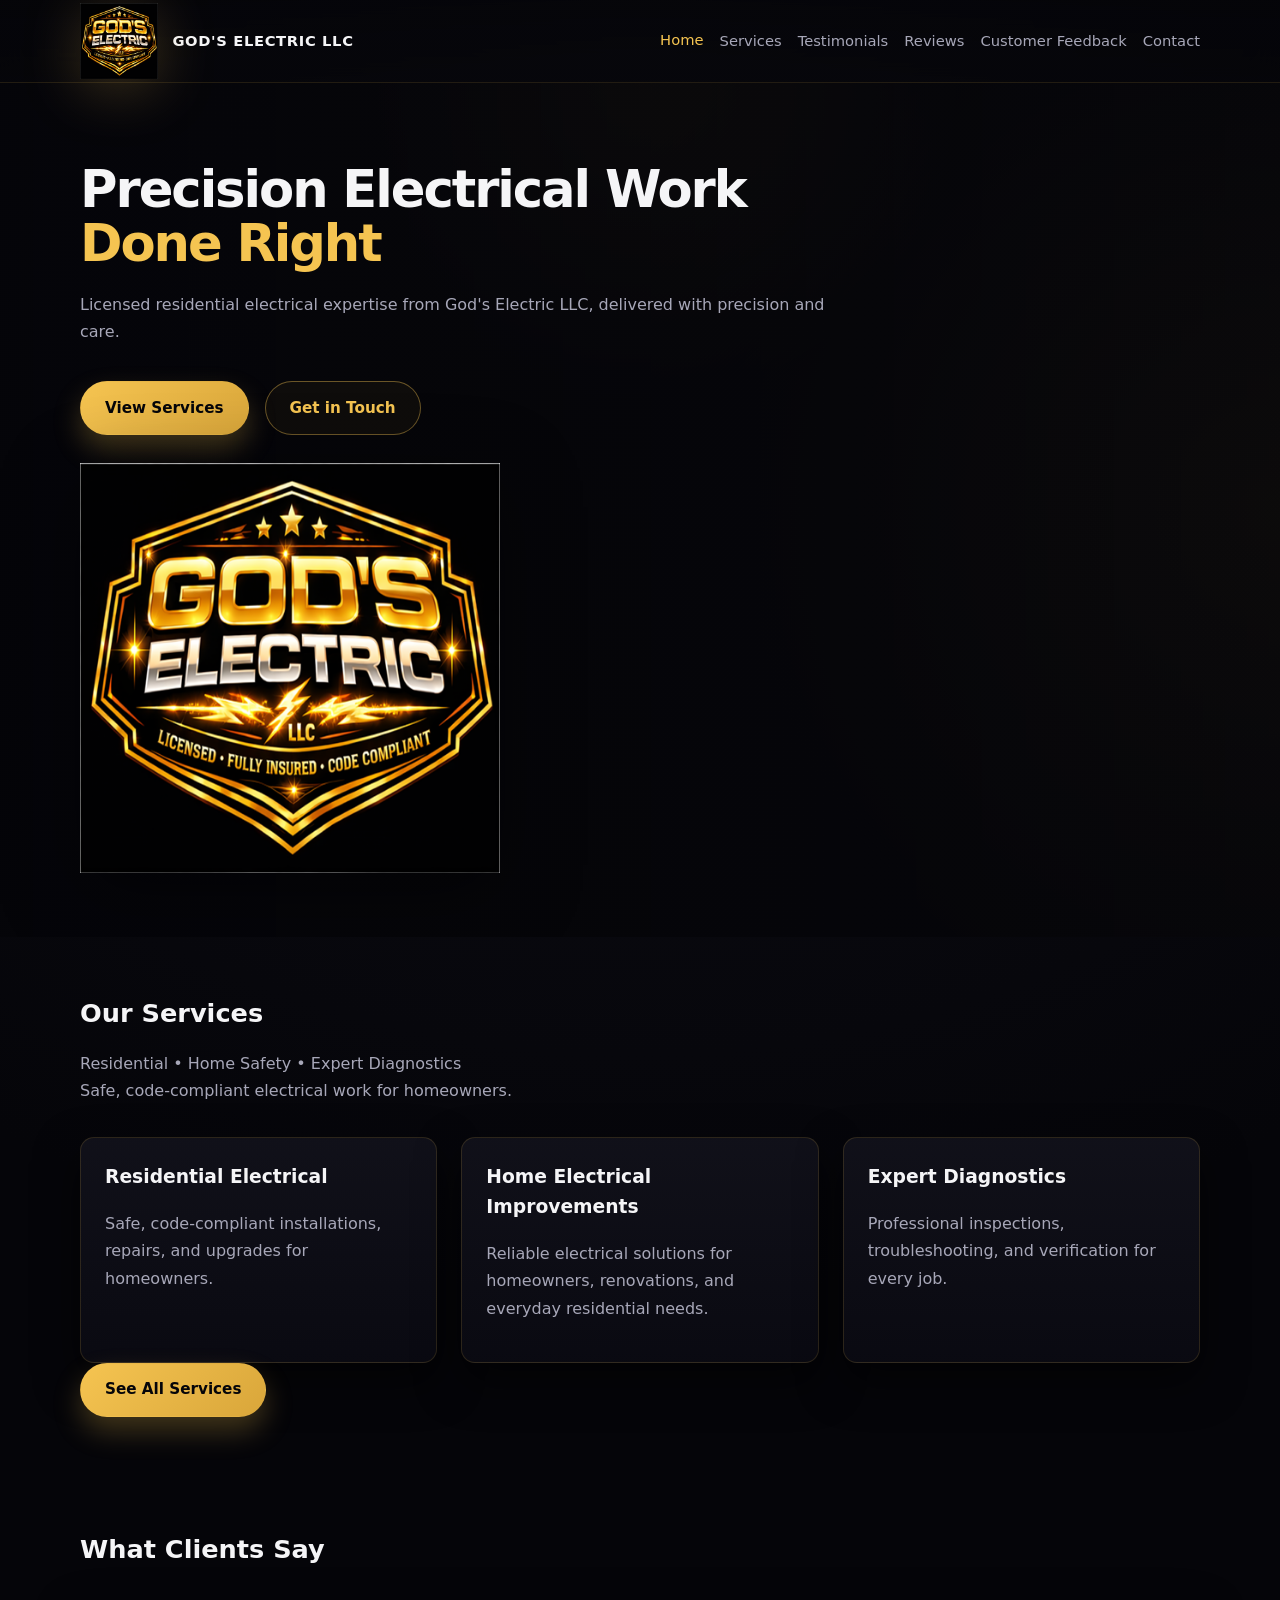
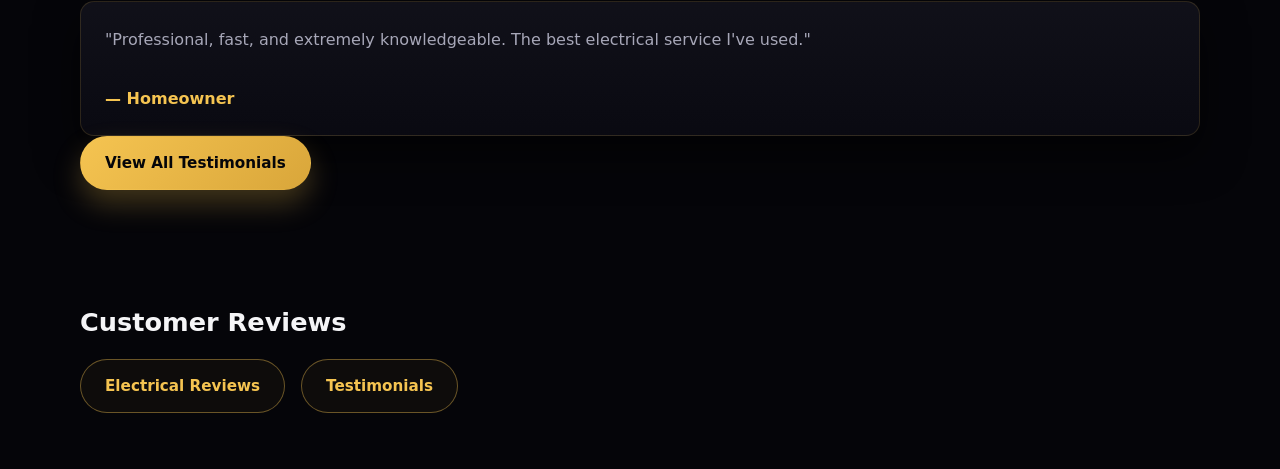
<file: index.html>
<!DOCTYPE html>
<html lang="en">
<head>
  <meta charset="UTF-8">
  <meta name="viewport" content="width=device-width, initial-scale=1.0">
  <meta name="description" content="God's Electric LLC delivers residential electrical services with precision, safety, and quality workmanship.">
  <meta name="theme-color" content="#000000">
  <meta property="og:type" content="website">
  <meta property="og:site_name" content="God's Electric LLC">
  <meta property="og:title" content="Home | God's Electric LLC">
  <meta property="og:description" content="Residential electrical services from God's Electric LLC.">
  <meta property="og:url" content="https://godselectric.com/">
  <meta property="og:image" content="./images/gods-electric-logo.png">
  <meta name="twitter:card" content="summary_large_image">
  <meta name="twitter:image" content="./images/gods-electric-logo.png">
  <link rel="manifest" href="./manifest.json">
  <link rel="apple-touch-icon" href="./icons/godselectric/favicon-256.png">
  <link rel="icon" type="image/png" sizes="16x16" href="./icons/godselectric/favicon-16.png">
  <link rel="icon" type="image/png" sizes="32x32" href="./icons/godselectric/favicon-32.png">
  <link rel="icon" type="image/png" sizes="48x48" href="./icons/godselectric/favicon-48.png">
  <link rel="icon" type="image/png" sizes="64x64" href="./icons/godselectric/favicon-64.png">
  <link rel="icon" type="image/png" sizes="128x128" href="./icons/godselectric/favicon-128.png">
  <link rel="icon" type="image/png" sizes="256x256" href="./icons/godselectric/favicon-256.png">
  <link rel="icon" type="image/png" sizes="512x512" href="./icons/godselectric/favicon-512.png">
  <title>Home | God's Electric LLC</title>
  <link rel="stylesheet" href="styles.css">
</head>
<body>
  <header class="nav-header">
    <nav class="nav-container">
      <a href="index.html" class="nav-logo" aria-label="God's Electric LLC home">
        <img src="./images/gods-electric-logo.png" alt="God's Electric LLC logo" class="nav-logo-image">
        <span class="nav-logo-text">God's Electric LLC</span>
      </a>
      <ul class="nav-links">
        <li><a href="index.html" class="active">Home</a></li>
        <li><a href="services.html">Services</a></li>
        <li><a href="testimonials.html">Testimonials</a></li>
        <li><a href="reviews-electrical.html">Reviews</a></li>
        <li><a href="feedback.html">Customer Feedback</a></li>
        <li><a href="contact.html">Contact</a></li>
      </ul>
    </nav>
  </header>

  <section class="hero-section">
    <div class="hero-overlay"></div>
    <div class="hero-content">
      <h1 class="hero-title">Precision Electrical Work<br><span class="gold-text">Done Right</span></h1>
      <p class="hero-subtitle">Licensed residential electrical expertise from God's Electric LLC, delivered with precision and care.</p>

      <div class="hero-buttons">
        <a href="services.html" class="btn-primary">View Services</a>
        <a href="contact.html" class="btn-secondary">Get in Touch</a>
      </div>

      <div class="hero-logos" aria-label="God's Electric LLC logo">
        <img src="./images/gods-electric-logo.png" alt="God's Electric LLC brand mark" class="hero-logo hero-logo-primary">
      </div>
    </div>
  </section>

  <section class="section services-preview">
    <h2 class="section-title gold-text">Our Services</h2>
    <p class="section-subtitle">Residential • Home Safety • Expert Diagnostics<br>Safe, code-compliant electrical work for homeowners.</p>

    <div class="services-grid">
      <div class="service-card">
        <h3>Residential Electrical</h3>
        <p>Safe, code-compliant installations, repairs, and upgrades for homeowners.</p>
      </div>
      <div class="service-card">
        <h3>Home Electrical Improvements</h3>
        <p>Reliable electrical solutions for homeowners, renovations, and everyday residential needs.</p>
      </div>
      <div class="service-card">
        <h3>Expert Diagnostics</h3>
        <p>Professional inspections, troubleshooting, and verification for every job.</p>
      </div>
    </div>

    <div class="center-btn">
      <a href="services.html" class="btn-primary">See All Services</a>
    </div>
  </section>

  <section class="section testimonials-preview">
    <h2 class="section-title gold-text">What Clients Say</h2>
    <div class="testimonial-grid">
      <div class="testimonial-card">
        <p>"Professional, fast, and extremely knowledgeable. The best electrical service I've used."</p>
        <span class="testimonial-author">— Homeowner</span>
      </div>
    </div>
    <div class="center-btn">
      <a href="testimonials.html" class="btn-primary">View All Testimonials</a>
    </div>
  </section>

  <section class="section reviews-preview">
    <h2 class="section-title gold-text">Customer Reviews</h2>
    <div class="center-btn">
      <a href="reviews-electrical.html" class="btn-secondary">Electrical Reviews</a>
      <a href="testimonials.html" class="btn-secondary">Testimonials</a>
    </div>
  </section>
</body>
</html>
</file>
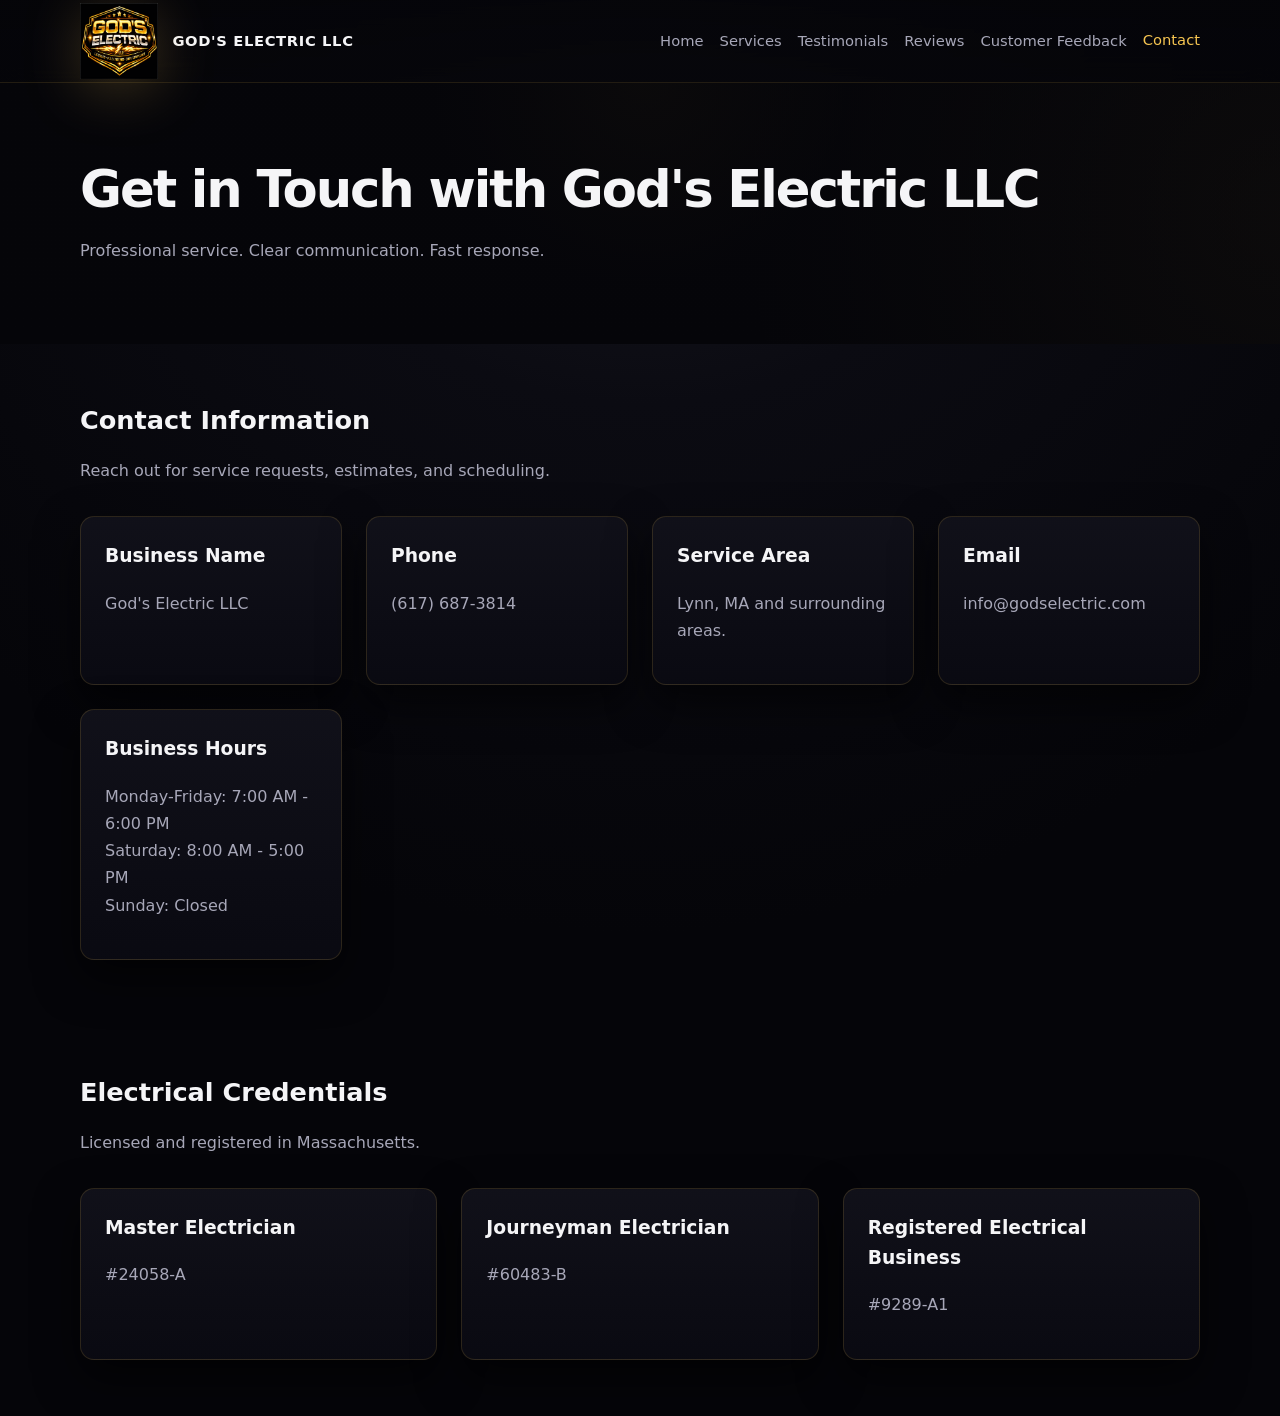
<file: contact.html>
<!DOCTYPE html>
<html lang="en">
<head>
  <meta charset="UTF-8">
  <meta name="viewport" content="width=device-width, initial-scale=1.0">
  <meta name="description" content="Contact God's Electric LLC for electrical service inquiries and project consultations in Lynn, Massachusetts and surrounding areas.">
  <meta name="theme-color" content="#000000">
  <meta property="og:type" content="website">
  <meta property="og:site_name" content="God's Electric LLC">
  <meta property="og:title" content="Contact | God's Electric LLC">
  <meta property="og:description" content="Reach God's Electric LLC for service inquiries and consultations.">
  <meta property="og:url" content="https://godselectric.com/contact.html">
  <meta property="og:image" content="./images/gods-electric-logo.png">
  <meta name="twitter:card" content="summary_large_image">
  <meta name="twitter:image" content="./images/gods-electric-logo.png">
  <link rel="manifest" href="./manifest.json">
  <link rel="apple-touch-icon" href="./icons/godselectric/favicon-256.png">
  <link rel="icon" type="image/png" sizes="16x16" href="./icons/godselectric/favicon-16.png">
  <link rel="icon" type="image/png" sizes="32x32" href="./icons/godselectric/favicon-32.png">
  <link rel="icon" type="image/png" sizes="48x48" href="./icons/godselectric/favicon-48.png">
  <link rel="icon" type="image/png" sizes="64x64" href="./icons/godselectric/favicon-64.png">
  <link rel="icon" type="image/png" sizes="128x128" href="./icons/godselectric/favicon-128.png">
  <link rel="icon" type="image/png" sizes="256x256" href="./icons/godselectric/favicon-256.png">
  <link rel="icon" type="image/png" sizes="512x512" href="./icons/godselectric/favicon-512.png">
  <title>Contact | God's Electric LLC</title>
  <link rel="stylesheet" href="styles.css">
</head>
<body>
  <header class="nav-header">
    <nav class="nav-container">
      <a href="index.html" class="nav-logo" aria-label="God's Electric LLC home">
        <img src="./images/gods-electric-logo.png" alt="God's Electric LLC logo" class="nav-logo-image">
        <span class="nav-logo-text">God's Electric LLC</span>
      </a>
      <ul class="nav-links">
        <li><a href="index.html">Home</a></li>
        <li><a href="services.html">Services</a></li>
        <li><a href="testimonials.html">Testimonials</a></li>
        <li><a href="reviews-electrical.html">Reviews</a></li>
        <li><a href="feedback.html">Customer Feedback</a></li>
        <li><a href="contact.html" class="active">Contact</a></li>
      </ul>
    </nav>
  </header>

  <section class="hero-section">
    <div class="hero-overlay"></div>
    <div class="hero-content">
      <h1 class="hero-title">Get in Touch with God's Electric LLC</h1>
      <p class="hero-subtitle">Professional service. Clear communication. Fast response.</p>
    </div>
  </section>

  <section class="section">
    <h2 class="section-title gold-text">Contact Information</h2>
    <p class="section-subtitle">Reach out for service requests, estimates, and scheduling.</p>
    <div class="services-grid">
      <div class="service-card">
        <h3>Business Name</h3>
        <p>God's Electric LLC</p>
      </div>
      <div class="service-card">
        <h3>Phone</h3>
        <p><a href="tel:+16176873814">(617) 687-3814</a></p>
      </div>
      <div class="service-card">
        <h3>Service Area</h3>
        <p>Lynn, MA and surrounding areas.</p>
      </div>
      <div class="service-card">
        <h3>Email</h3>
        <p><a href="mailto:info@godselectric.com">info@godselectric.com</a></p>
      </div>
      <div class="service-card">
        <h3>Business Hours</h3>
        <p>Monday-Friday: 7:00 AM - 6:00 PM<br>Saturday: 8:00 AM - 5:00 PM<br>Sunday: Closed</p>
      </div>
    </div>
  </section>

  <section class="section">
    <h2 class="section-title gold-text">Electrical Credentials</h2>
    <p class="section-subtitle">Licensed and registered in Massachusetts.</p>
    <div class="services-grid">
      <div class="service-card">
        <h3>Master Electrician</h3>
        <p>#24058-A</p>
      </div>
      <div class="service-card">
        <h3>Journeyman Electrician</h3>
        <p>#60483-B</p>
      </div>
      <div class="service-card">
        <h3>Registered Electrical Business</h3>
        <p>#9289-A1</p>
      </div>
    </div>
  </section>
</body>
</html>
</file>
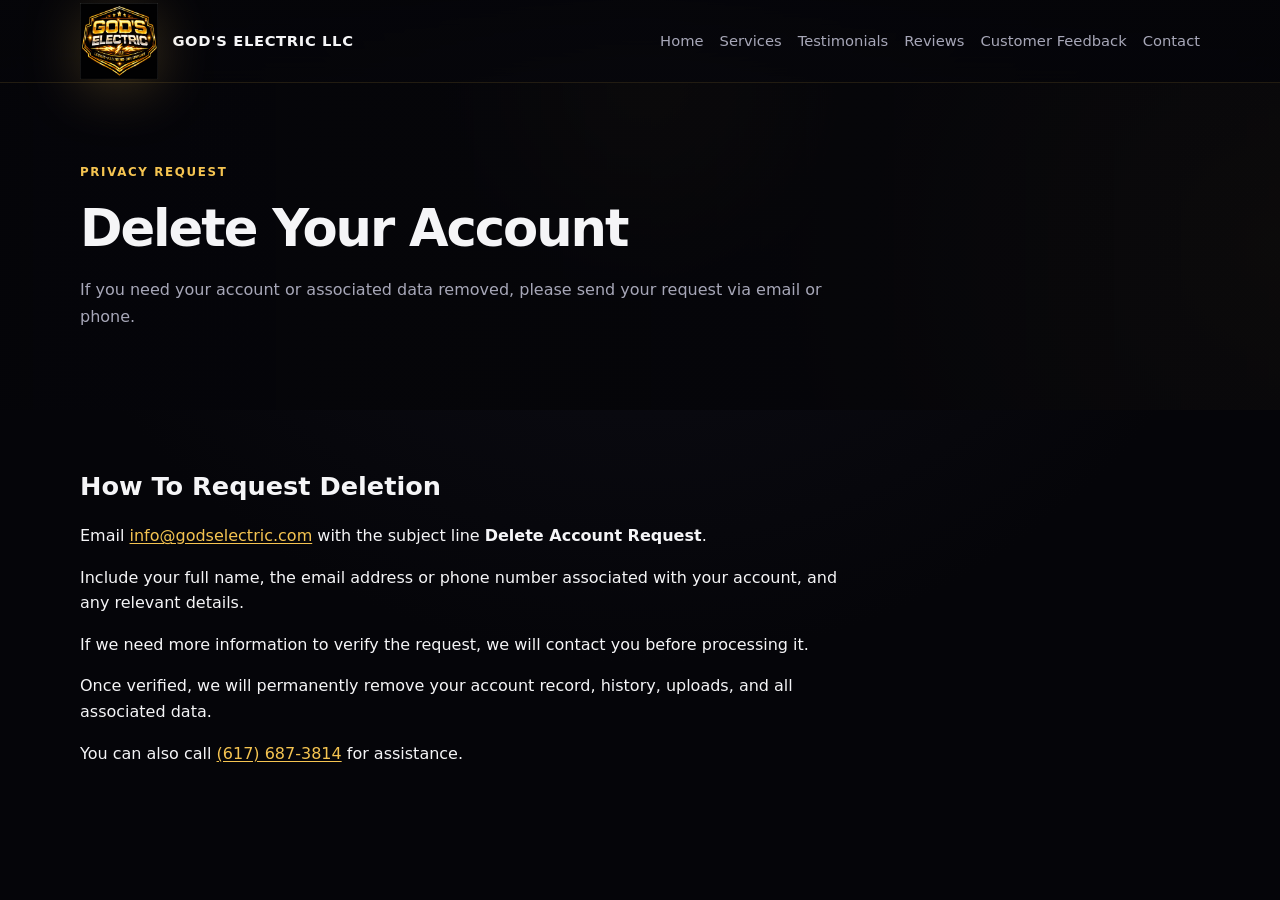
<file: delete-account.html>
<!DOCTYPE html>
<html lang="en">
<head>
  <meta charset="UTF-8">
  <meta name="viewport" content="width=device-width, initial-scale=1.0">
  <meta name="description" content="Request account deletion or data removal from God's Electric LLC.">
  <meta name="theme-color" content="#000000">
  <meta property="og:type" content="website">
  <meta property="og:site_name" content="God's Electric LLC">
  <meta property="og:title" content="Delete Account | God's Electric LLC">
  <meta property="og:description" content="Request account deletion or data removal from God's Electric LLC.">
  <meta property="og:url" content="https://godselectric.com/delete-account.html">
  <meta property="og:image" content="./images/gods-electric-logo.png">
  <meta name="twitter:card" content="summary_large_image">
  <meta name="twitter:image" content="./images/gods-electric-logo.png">
  <link rel="manifest" href="./manifest.json">
  <link rel="apple-touch-icon" href="./icons/godselectric/favicon-256.png">
  <link rel="icon" type="image/png" sizes="16x16" href="./icons/godselectric/favicon-16.png">
  <link rel="icon" type="image/png" sizes="32x32" href="./icons/godselectric/favicon-32.png">
  <link rel="icon" type="image/png" sizes="48x48" href="./icons/godselectric/favicon-48.png">
  <link rel="icon" type="image/png" sizes="64x64" href="./icons/godselectric/favicon-64.png">
  <link rel="icon" type="image/png" sizes="128x128" href="./icons/godselectric/favicon-128.png">
  <link rel="icon" type="image/png" sizes="256x256" href="./icons/godselectric/favicon-256.png">
  <link rel="icon" type="image/png" sizes="512x512" href="./icons/godselectric/favicon-512.png">
  <title>Delete Account | God's Electric LLC</title>
  <link rel="stylesheet" href="styles.css">
</head>
<body>
  <header class="nav-header">
    <nav class="nav-container">
      <a href="index.html" class="nav-logo" aria-label="God's Electric LLC home">
        <img src="./images/gods-electric-logo.png" alt="God's Electric LLC logo" class="nav-logo-image">
        <span class="nav-logo-text">God's Electric LLC</span>
      </a>
      <ul class="nav-links">
        <li><a href="index.html">Home</a></li>
        <li><a href="services.html">Services</a></li>
        <li><a href="testimonials.html">Testimonials</a></li>
        <li><a href="reviews-electrical.html">Reviews</a></li>
        <li><a href="feedback.html">Customer Feedback</a></li>
        <li><a href="contact.html">Contact</a></li>
      </ul>
    </nav>
  </header>

  <section class="hero-section">
    <div class="hero-overlay"></div>
    <div class="hero-content">
      <p class="eyebrow">Privacy Request</p>
      <h1 class="hero-title">Delete Your Account</h1>
      <p class="hero-subtitle">If you need your account or associated data removed, please send your request via email or phone.</p>
    </div>
  </section>

  <section class="section">
    <div class="feedback-container">
      <h2 class="section-title gold-text">How To Request Deletion</h2>
      <p>Email <a href="mailto:info@godselectric.com" class="inline-link">info@godselectric.com</a> with the subject line <strong>Delete Account Request</strong>.</p>
      <p>Include your full name, the email address or phone number associated with your account, and any relevant details.</p>
      <p>If we need more information to verify the request, we will contact you before processing it.</p>
      <p>Once verified, we will permanently remove your account record, history, uploads, and all associated data.</p>
      <p>You can also call <a href="tel:+16176873814" class="inline-link">(617) 687-3814</a> for assistance.</p>
    </div>
  </section>
</body>
</html>
</file>
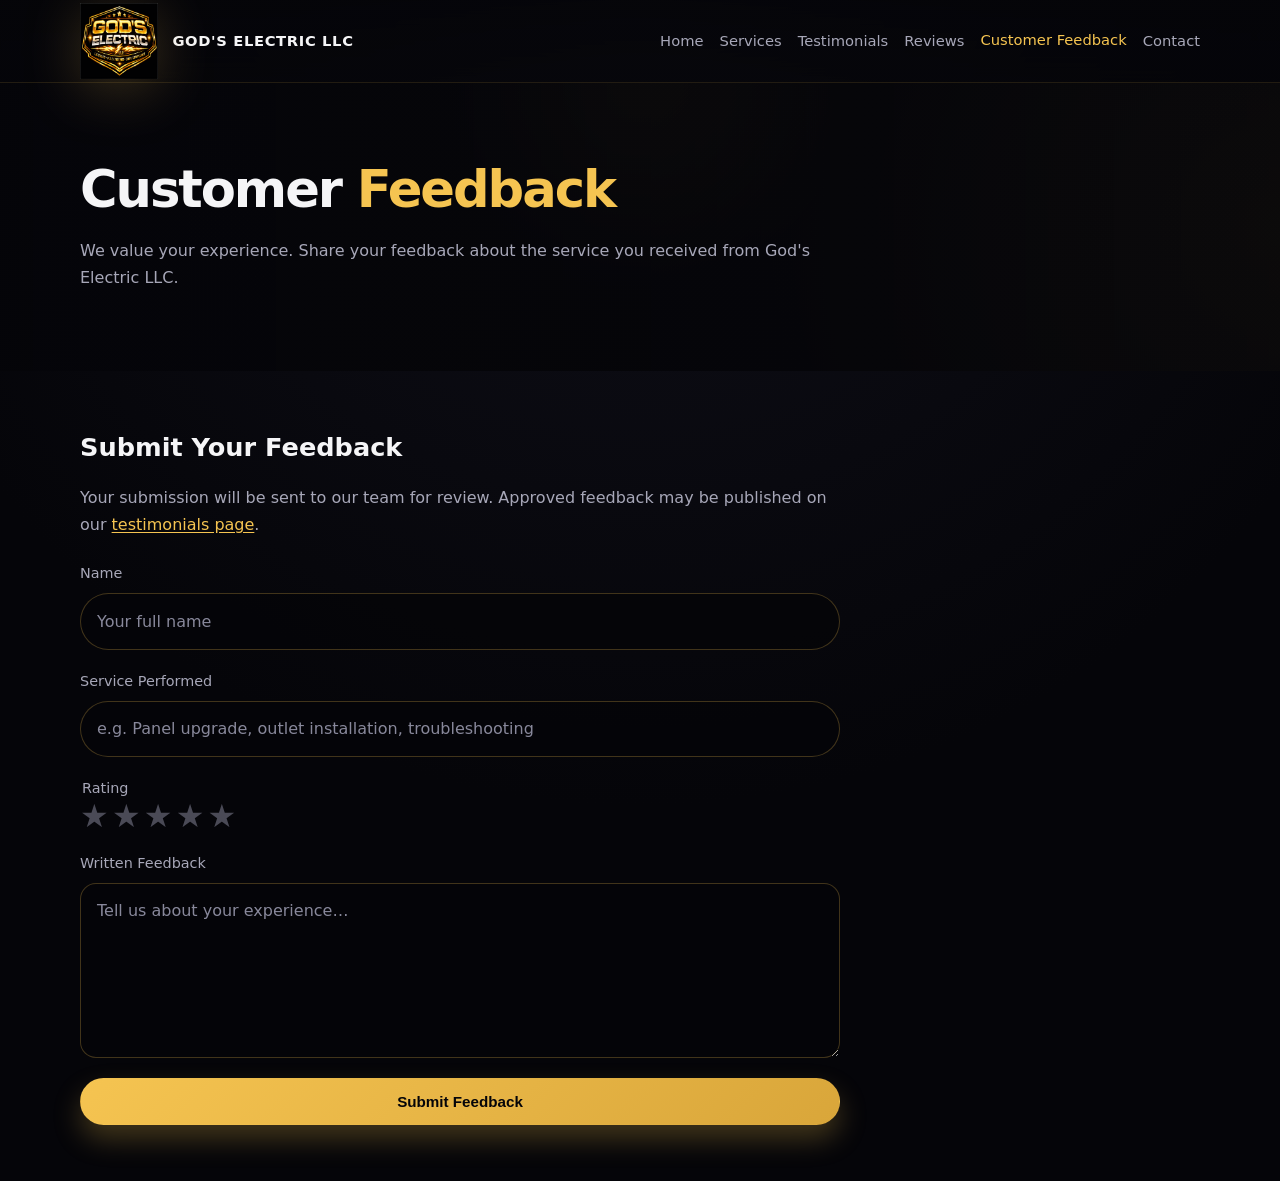
<file: feedback.html>
<!DOCTYPE html>
<html lang="en">
<head>
  <meta charset="UTF-8">
  <meta name="viewport" content="width=device-width, initial-scale=1.0">
  <meta name="description" content="Share your experience with God's Electric LLC. Submit customer feedback about our electrical services.">
  <meta name="theme-color" content="#000000">
  <meta property="og:type" content="website">
  <meta property="og:site_name" content="God's Electric LLC">
  <meta property="og:title" content="Customer Feedback | God's Electric LLC">
  <meta property="og:description" content="Tell us about your experience with God's Electric LLC electrical services.">
  <meta property="og:url" content="https://godselectric.com/feedback.html">
  <meta property="og:image" content="./images/gods-electric-logo.png">
  <meta name="twitter:card" content="summary_large_image">
  <meta name="twitter:image" content="./images/gods-electric-logo.png">
  <link rel="manifest" href="./manifest.json">
  <link rel="apple-touch-icon" href="./icons/godselectric/favicon-256.png">
  <link rel="icon" type="image/png" sizes="16x16" href="./icons/godselectric/favicon-16.png">
  <link rel="icon" type="image/png" sizes="32x32" href="./icons/godselectric/favicon-32.png">
  <link rel="icon" type="image/png" sizes="48x48" href="./icons/godselectric/favicon-48.png">
  <link rel="icon" type="image/png" sizes="64x64" href="./icons/godselectric/favicon-64.png">
  <link rel="icon" type="image/png" sizes="128x128" href="./icons/godselectric/favicon-128.png">
  <link rel="icon" type="image/png" sizes="256x256" href="./icons/godselectric/favicon-256.png">
  <link rel="icon" type="image/png" sizes="512x512" href="./icons/godselectric/favicon-512.png">
  <title>Customer Feedback | God's Electric LLC</title>
  <link rel="stylesheet" href="styles.css">
</head>
<body>
  <header class="nav-header">
    <nav class="nav-container">
      <a href="index.html" class="nav-logo" aria-label="God's Electric LLC home">
        <img src="./images/gods-electric-logo.png" alt="God's Electric LLC logo" class="nav-logo-image">
        <span class="nav-logo-text">God's Electric LLC</span>
      </a>
      <ul class="nav-links">
        <li><a href="index.html">Home</a></li>
        <li><a href="services.html">Services</a></li>
        <li><a href="testimonials.html">Testimonials</a></li>
        <li><a href="reviews-electrical.html">Reviews</a></li>
        <li><a href="feedback.html" class="active">Customer Feedback</a></li>
        <li><a href="contact.html">Contact</a></li>
      </ul>
    </nav>
  </header>

  <section class="hero-section">
    <div class="hero-overlay"></div>
    <div class="hero-content">
      <h1 class="hero-title">Customer <span class="gold-text">Feedback</span></h1>
      <p class="hero-subtitle">We value your experience. Share your feedback about the service you received from God's Electric LLC.</p>
    </div>
  </section>

  <section class="section">
    <div class="feedback-container">
      <h2 class="section-title gold-text">Submit Your Feedback</h2>
      <p class="section-subtitle">Your submission will be sent to our team for review. Approved feedback may be published on our <a href="testimonials.html" class="inline-link">testimonials page</a>.</p>

      <form class="feedback-form" action="mailto:info@godselectric.com" method="post" enctype="text/plain">
        <input type="hidden" name="subject" value="Customer Feedback Submission">

        <div class="form-field">
          <label class="form-label" for="feedback-name">Name</label>
          <input class="form-input" type="text" id="feedback-name" name="name" required placeholder="Your full name" autocomplete="name">
        </div>

        <div class="form-field">
          <label class="form-label" for="feedback-service">Service Performed</label>
          <input class="form-input" type="text" id="feedback-service" name="service" required placeholder="e.g. Panel upgrade, outlet installation, troubleshooting">
        </div>

        <fieldset class="form-field star-rating-field">
          <legend class="form-label">Rating</legend>
          <div class="star-rating" role="radiogroup" aria-label="Rating from 1 to 5 stars">
            <input type="radio" id="star5" name="rating" value="5 stars" required>
            <label for="star5" title="5 stars"><span class="visually-hidden">5 stars</span>★</label>
            <input type="radio" id="star4" name="rating" value="4 stars">
            <label for="star4" title="4 stars"><span class="visually-hidden">4 stars</span>★</label>
            <input type="radio" id="star3" name="rating" value="3 stars">
            <label for="star3" title="3 stars"><span class="visually-hidden">3 stars</span>★</label>
            <input type="radio" id="star2" name="rating" value="2 stars">
            <label for="star2" title="2 stars"><span class="visually-hidden">2 stars</span>★</label>
            <input type="radio" id="star1" name="rating" value="1 star">
            <label for="star1" title="1 star"><span class="visually-hidden">1 star</span>★</label>
          </div>
        </fieldset>

        <div class="form-field">
          <label class="form-label" for="feedback-message">Written Feedback</label>
          <textarea class="form-textarea" id="feedback-message" name="feedback" required rows="6" placeholder="Tell us about your experience…"></textarea>
        </div>

        <button type="submit" class="btn-primary">Submit Feedback</button>
      </form>
    </div>
  </section>
</body>
</html>
</file>
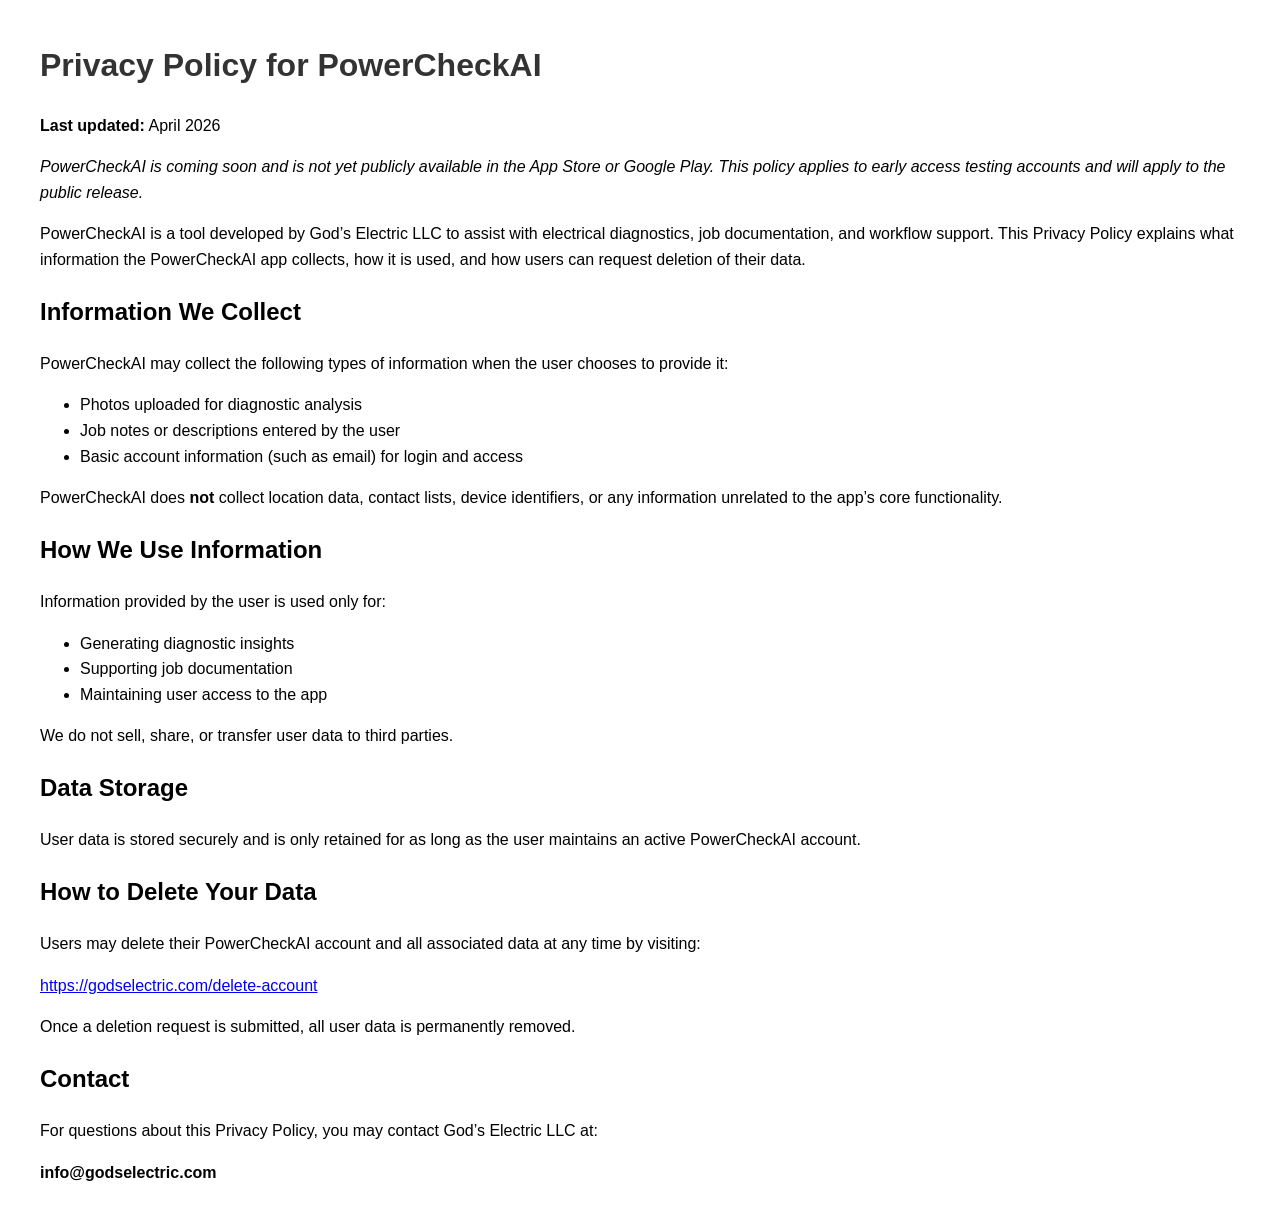
<file: privacy-policy.html>
<!DOCTYPE html>
<html lang="en">
<head>
  <meta charset="UTF-8">
  <meta name="viewport" content="width=device-width, initial-scale=1.0">
  <title>PowerCheckAI Privacy Policy</title>
  <style>
    body { font-family: Arial, sans-serif; margin: 40px; line-height: 1.6; }
    h1 { color: #333; }
  </style>
</head>
<body>

<h1>Privacy Policy for PowerCheckAI</h1>

<p><strong>Last updated:</strong> April 2026</p>

<p><em>PowerCheckAI is coming soon and is not yet publicly available in the App Store or Google Play.
This policy applies to early access testing accounts and will apply to the public release.</em></p>

<p>
PowerCheckAI is a tool developed by God’s Electric LLC to assist with electrical diagnostics,
job documentation, and workflow support. This Privacy Policy explains what information the
PowerCheckAI app collects, how it is used, and how users can request deletion of their data.
</p>

<h2>Information We Collect</h2>
<p>
PowerCheckAI may collect the following types of information when the user chooses to provide it:
</p>
<ul>
  <li>Photos uploaded for diagnostic analysis</li>
  <li>Job notes or descriptions entered by the user</li>
  <li>Basic account information (such as email) for login and access</li>
</ul>

<p>
PowerCheckAI does <strong>not</strong> collect location data, contact lists, device identifiers,
or any information unrelated to the app’s core functionality.
</p>

<h2>How We Use Information</h2>
<p>
Information provided by the user is used only for:
</p>
<ul>
  <li>Generating diagnostic insights</li>
  <li>Supporting job documentation</li>
  <li>Maintaining user access to the app</li>
</ul>

<p>
We do not sell, share, or transfer user data to third parties.
</p>

<h2>Data Storage</h2>
<p>
User data is stored securely and is only retained for as long as the user maintains an active
PowerCheckAI account.
</p>

<h2>How to Delete Your Data</h2>
<p>
Users may delete their PowerCheckAI account and all associated data at any time by visiting:
</p>

<p>
  <a href="delete-account.html">https://godselectric.com/delete-account</a>
</p>

<p>
Once a deletion request is submitted, all user data is permanently removed.
</p>

<h2>Contact</h2>
<p>
For questions about this Privacy Policy, you may contact God’s Electric LLC at:
</p>
<p><strong>info@godselectric.com</strong></p>

</body>
</html>
</file>
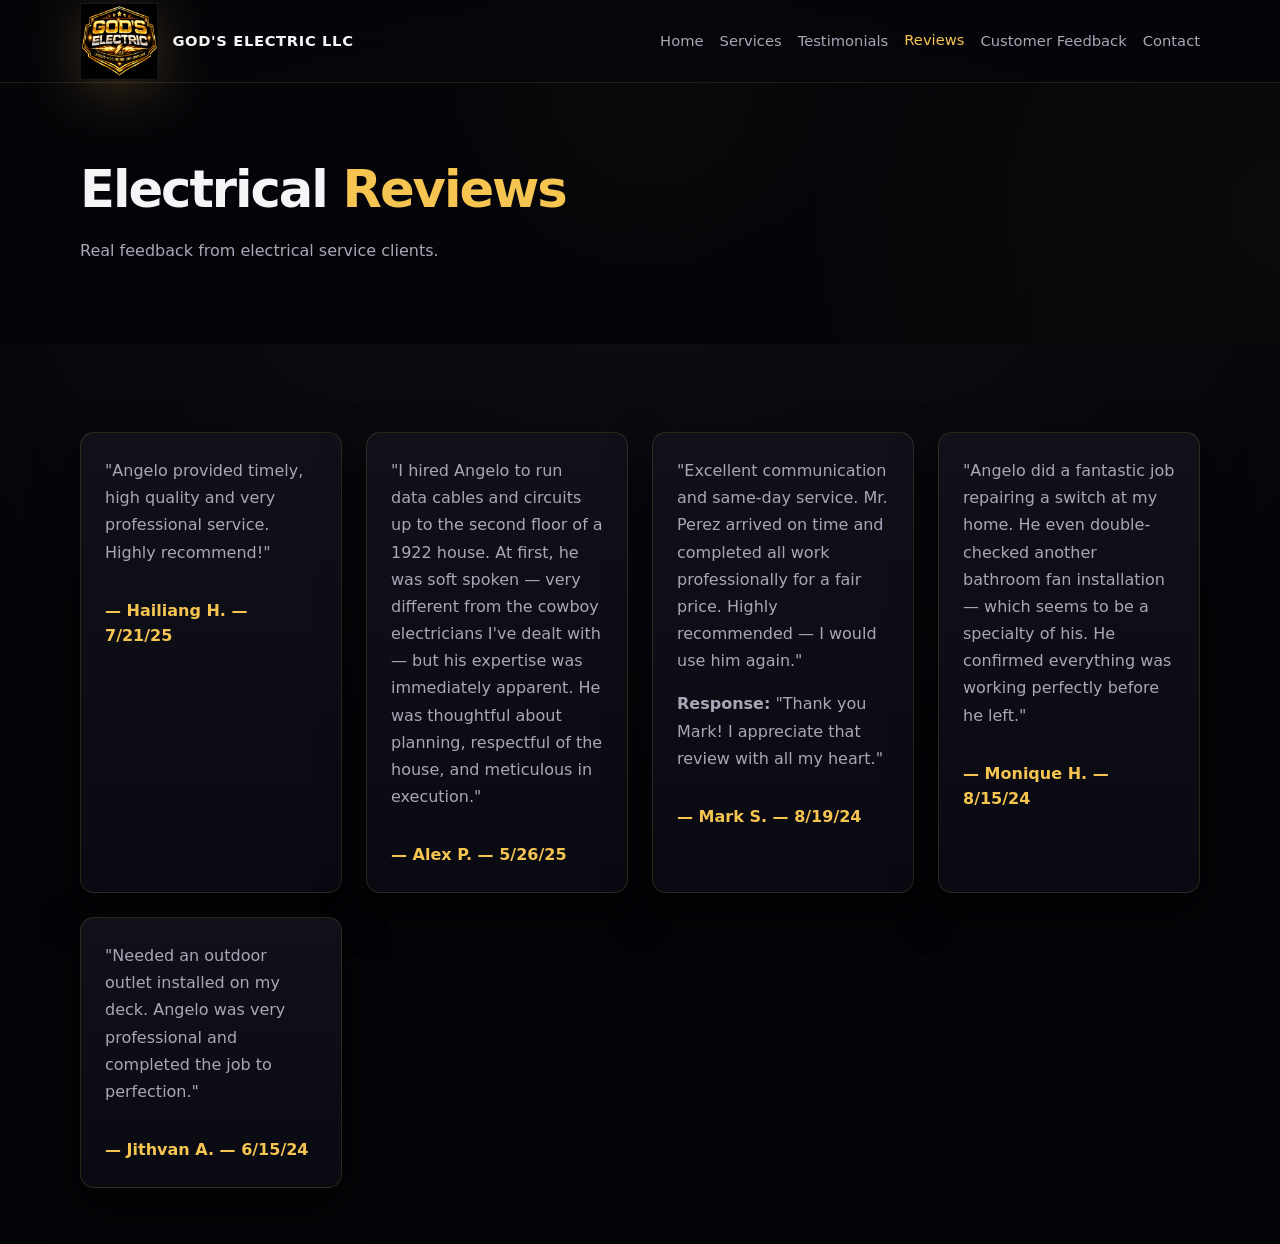
<file: reviews-electrical.html>
<!DOCTYPE html>
<html lang="en">
<head>
  <meta charset="UTF-8">
  <meta name="viewport" content="width=device-width, initial-scale=1.0">
  <meta name="description" content="Read electrical service reviews from homeowners, businesses, and property owners who worked with God's Electric LLC.">
  <meta name="theme-color" content="#000000">
  <meta property="og:type" content="website">
  <meta property="og:site_name" content="God's Electric LLC">
  <meta property="og:title" content="Electrical Reviews | God's Electric LLC">
  <meta property="og:description" content="Real feedback from electrical service clients of God's Electric LLC.">
  <meta property="og:url" content="https://godselectric.com/reviews-electrical.html">
  <meta property="og:image" content="./images/gods-electric-logo.png">
  <meta name="twitter:card" content="summary_large_image">
  <meta name="twitter:image" content="./images/gods-electric-logo.png">
  <link rel="manifest" href="./manifest.json">
  <link rel="apple-touch-icon" href="./icons/godselectric/favicon-256.png">
  <link rel="icon" type="image/png" sizes="16x16" href="./icons/godselectric/favicon-16.png">
  <link rel="icon" type="image/png" sizes="32x32" href="./icons/godselectric/favicon-32.png">
  <link rel="icon" type="image/png" sizes="48x48" href="./icons/godselectric/favicon-48.png">
  <link rel="icon" type="image/png" sizes="64x64" href="./icons/godselectric/favicon-64.png">
  <link rel="icon" type="image/png" sizes="128x128" href="./icons/godselectric/favicon-128.png">
  <link rel="icon" type="image/png" sizes="256x256" href="./icons/godselectric/favicon-256.png">
  <link rel="icon" type="image/png" sizes="512x512" href="./icons/godselectric/favicon-512.png">
  <title>Electrical Reviews | God's Electric LLC</title>
  <link rel="stylesheet" href="styles.css">
</head>
<body>
  <header class="nav-header">
    <nav class="nav-container">
      <a href="index.html" class="nav-logo" aria-label="God's Electric LLC home">
        <img src="./images/gods-electric-logo.png" alt="God's Electric LLC logo" class="nav-logo-image">
        <span class="nav-logo-text">God's Electric LLC</span>
      </a>
      <ul class="nav-links">
        <li><a href="index.html">Home</a></li>
        <li><a href="services.html">Services</a></li>
        <li><a href="testimonials.html">Testimonials</a></li>
        <li><a href="reviews-electrical.html" class="active">Reviews</a></li>
        <li><a href="feedback.html">Customer Feedback</a></li>
        <li><a href="contact.html">Contact</a></li>
      </ul>
    </nav>
  </header>

  <section class="hero-section">
    <div class="hero-overlay"></div>
    <div class="hero-content">
      <h1 class="hero-title">Electrical <span class="gold-text">Reviews</span></h1>
      <p class="hero-subtitle">Real feedback from electrical service clients.</p>
    </div>
  </section>

  <section class="section">
    <div class="testimonial-grid">
      <div class="testimonial-card">
        <p>"Angelo provided timely, high quality and very professional service. Highly recommend!"</p>
        <span class="testimonial-author">— Hailiang H. — 7/21/25</span>
      </div>

      <div class="testimonial-card">
        <p>"I hired Angelo to run data cables and circuits up to the second floor of a 1922 house. At first, he was soft spoken — very different from the cowboy electricians I've dealt with — but his expertise was immediately apparent. He was thoughtful about planning, respectful of the house, and meticulous in execution."</p>
        <span class="testimonial-author">— Alex P. — 5/26/25</span>
      </div>

      <div class="testimonial-card">
        <p>"Excellent communication and same-day service. Mr. Perez arrived on time and completed all work professionally for a fair price. Highly recommended — I would use him again."</p>
        <p><strong>Response:</strong> "Thank you Mark! I appreciate that review with all my heart."</p>
        <span class="testimonial-author">— Mark S. — 8/19/24</span>
      </div>

      <div class="testimonial-card">
        <p>"Angelo did a fantastic job repairing a switch at my home. He even double-checked another bathroom fan installation — which seems to be a specialty of his. He confirmed everything was working perfectly before he left."</p>
        <span class="testimonial-author">— Monique H. — 8/15/24</span>
      </div>

      <div class="testimonial-card">
        <p>"Needed an outdoor outlet installed on my deck. Angelo was very professional and completed the job to perfection."</p>
        <span class="testimonial-author">— Jithvan A. — 6/15/24</span>
      </div>
    </div>
  </section>
</body>
</html>
</file>
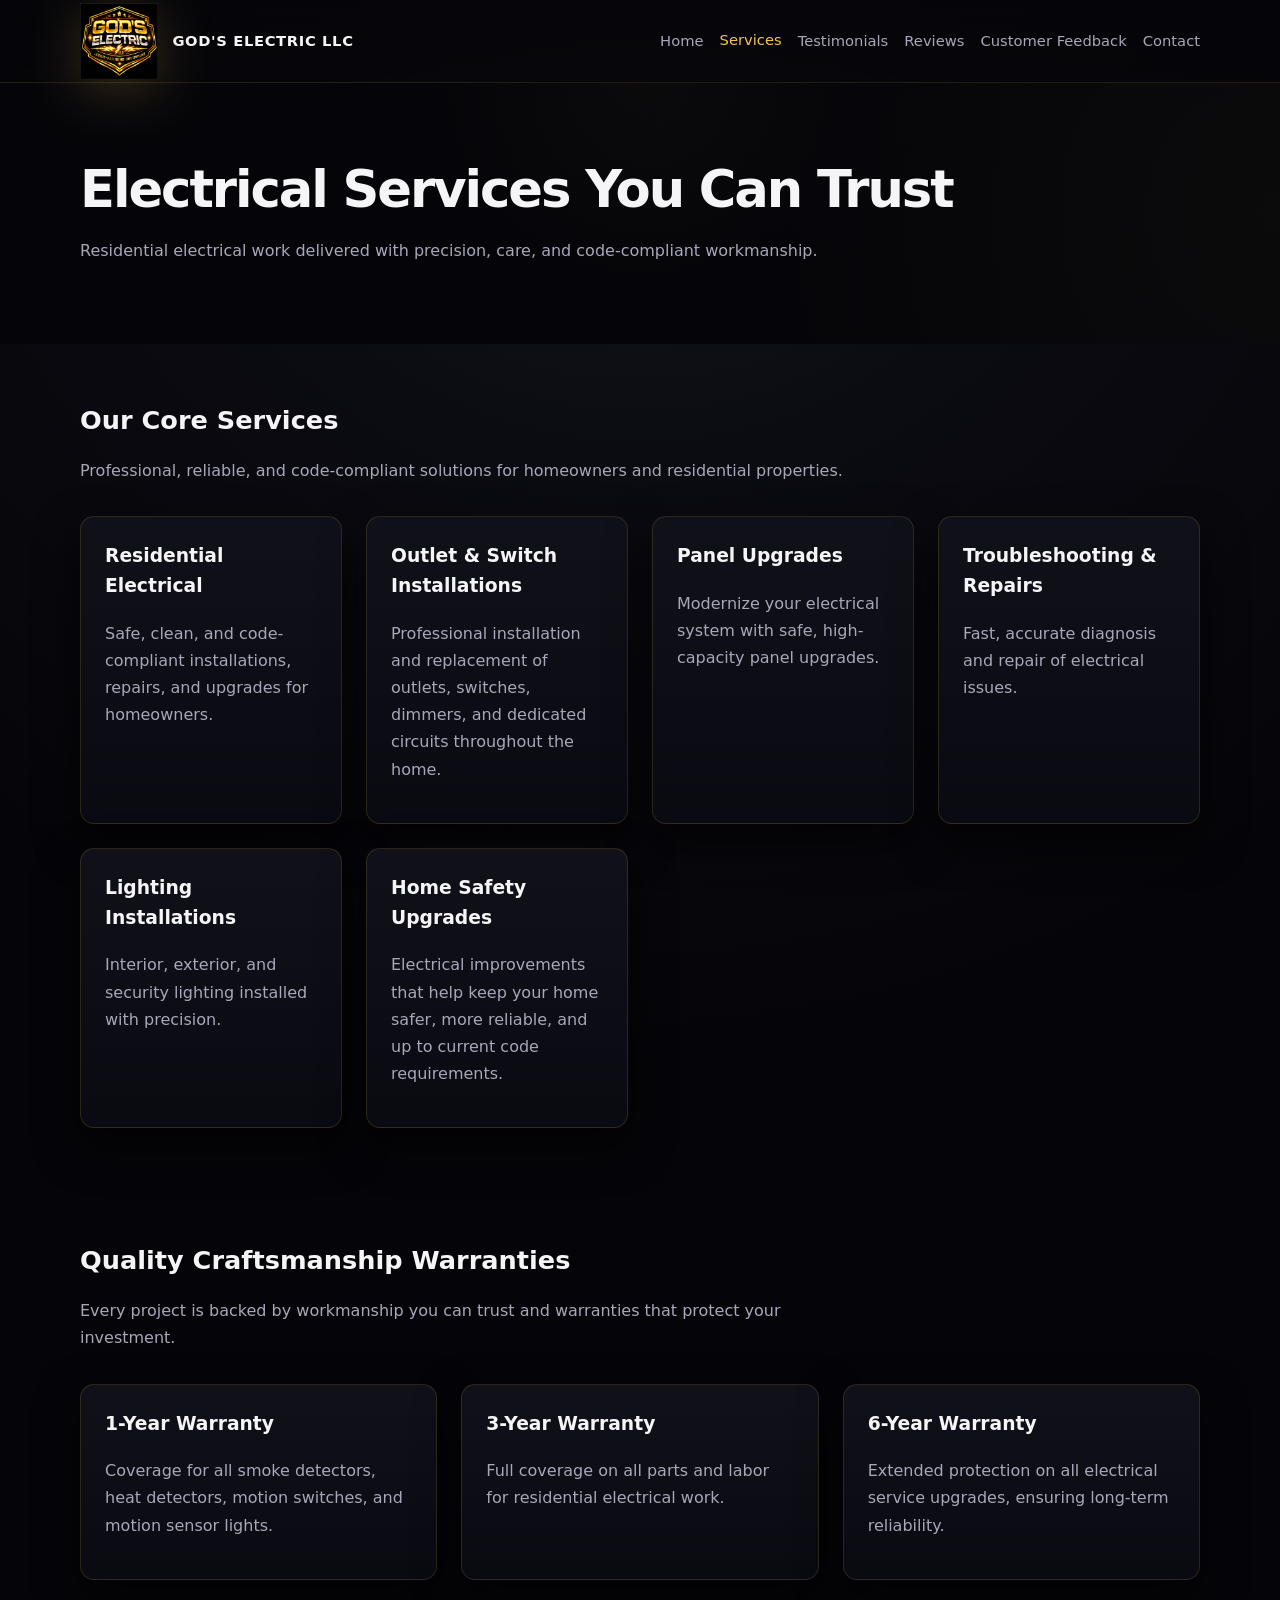
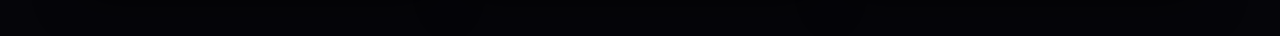
<file: services.html>
<!DOCTYPE html>
<html lang="en">
<head>
  <meta charset="UTF-8">
  <meta name="viewport" content="width=device-width, initial-scale=1.0">
  <meta name="description" content="Explore God's Electric LLC residential electrical services, including panel upgrades, repairs, lighting, and home electrical improvements.">
  <meta name="theme-color" content="#000000">
  <meta property="og:type" content="website">
  <meta property="og:site_name" content="God's Electric LLC">
  <meta property="og:title" content="Services | God's Electric LLC">
  <meta property="og:description" content="Professional residential electrical services for homeowners, delivered with safe, high-quality workmanship.">
  <meta property="og:url" content="https://godselectric.com/services.html">
  <meta property="og:image" content="./images/gods-electric-logo.png">
  <meta name="twitter:card" content="summary_large_image">
  <meta name="twitter:image" content="./images/gods-electric-logo.png">
  <link rel="manifest" href="./manifest.json">
  <link rel="apple-touch-icon" href="./icons/godselectric/favicon-256.png">
  <link rel="icon" type="image/png" sizes="16x16" href="./icons/godselectric/favicon-16.png">
  <link rel="icon" type="image/png" sizes="32x32" href="./icons/godselectric/favicon-32.png">
  <link rel="icon" type="image/png" sizes="48x48" href="./icons/godselectric/favicon-48.png">
  <link rel="icon" type="image/png" sizes="64x64" href="./icons/godselectric/favicon-64.png">
  <link rel="icon" type="image/png" sizes="128x128" href="./icons/godselectric/favicon-128.png">
  <link rel="icon" type="image/png" sizes="256x256" href="./icons/godselectric/favicon-256.png">
  <link rel="icon" type="image/png" sizes="512x512" href="./icons/godselectric/favicon-512.png">
  <title>Services | God's Electric LLC</title>
  <link rel="stylesheet" href="styles.css">
</head>
<body>
  <header class="nav-header">
    <nav class="nav-container">
      <a href="index.html" class="nav-logo" aria-label="God's Electric LLC home">
        <img src="./images/gods-electric-logo.png" alt="God's Electric LLC logo" class="nav-logo-image">
        <span class="nav-logo-text">God's Electric LLC</span>
      </a>
      <ul class="nav-links">
        <li><a href="index.html">Home</a></li>
        <li><a href="services.html" class="active">Services</a></li>
        <li><a href="testimonials.html">Testimonials</a></li>
        <li><a href="reviews-electrical.html">Reviews</a></li>
        <li><a href="feedback.html">Customer Feedback</a></li>
        <li><a href="contact.html">Contact</a></li>
      </ul>
    </nav>
  </header>

  <section class="hero-section">
    <div class="hero-overlay"></div>
    <div class="hero-content">
      <h1 class="hero-title">Electrical Services You Can Trust</h1>
      <p class="hero-subtitle">Residential electrical work delivered with precision, care, and code-compliant workmanship.</p>
    </div>
  </section>

  <section class="section">
    <h2 class="section-title gold-text">Our Core Services</h2>
    <p class="section-subtitle">Professional, reliable, and code-compliant solutions for homeowners and residential properties.</p>

    <div class="services-grid">
      <div class="service-card">
        <h3>Residential Electrical</h3>
        <p>Safe, clean, and code-compliant installations, repairs, and upgrades for homeowners.</p>
      </div>
      <div class="service-card">
        <h3>Outlet &amp; Switch Installations</h3>
        <p>Professional installation and replacement of outlets, switches, dimmers, and dedicated circuits throughout the home.</p>
      </div>
      <div class="service-card">
        <h3>Panel Upgrades</h3>
        <p>Modernize your electrical system with safe, high-capacity panel upgrades.</p>
      </div>
      <div class="service-card">
        <h3>Troubleshooting &amp; Repairs</h3>
        <p>Fast, accurate diagnosis and repair of electrical issues.</p>
      </div>
      <div class="service-card">
        <h3>Lighting Installations</h3>
        <p>Interior, exterior, and security lighting installed with precision.</p>
      </div>
      <div class="service-card">
        <h3>Home Safety Upgrades</h3>
        <p>Electrical improvements that help keep your home safer, more reliable, and up to current code requirements.</p>
      </div>
    </div>
  </section>

  <section class="section">
    <h2 class="section-title gold-text">Quality Craftsmanship Warranties</h2>
    <p class="section-subtitle">Every project is backed by workmanship you can trust and warranties that protect your investment.</p>
    <div class="services-grid">
      <div class="service-card">
        <h3>1-Year Warranty</h3>
        <p>Coverage for all smoke detectors, heat detectors, motion switches, and motion sensor lights.</p>
      </div>
      <div class="service-card">
        <h3>3-Year Warranty</h3>
        <p>Full coverage on all parts and labor for residential electrical work.</p>
      </div>
      <div class="service-card">
        <h3>6-Year Warranty</h3>
        <p>Extended protection on all electrical service upgrades, ensuring long-term reliability.</p>
      </div>
    </div>
  </section>
</body>
</html>
</file>
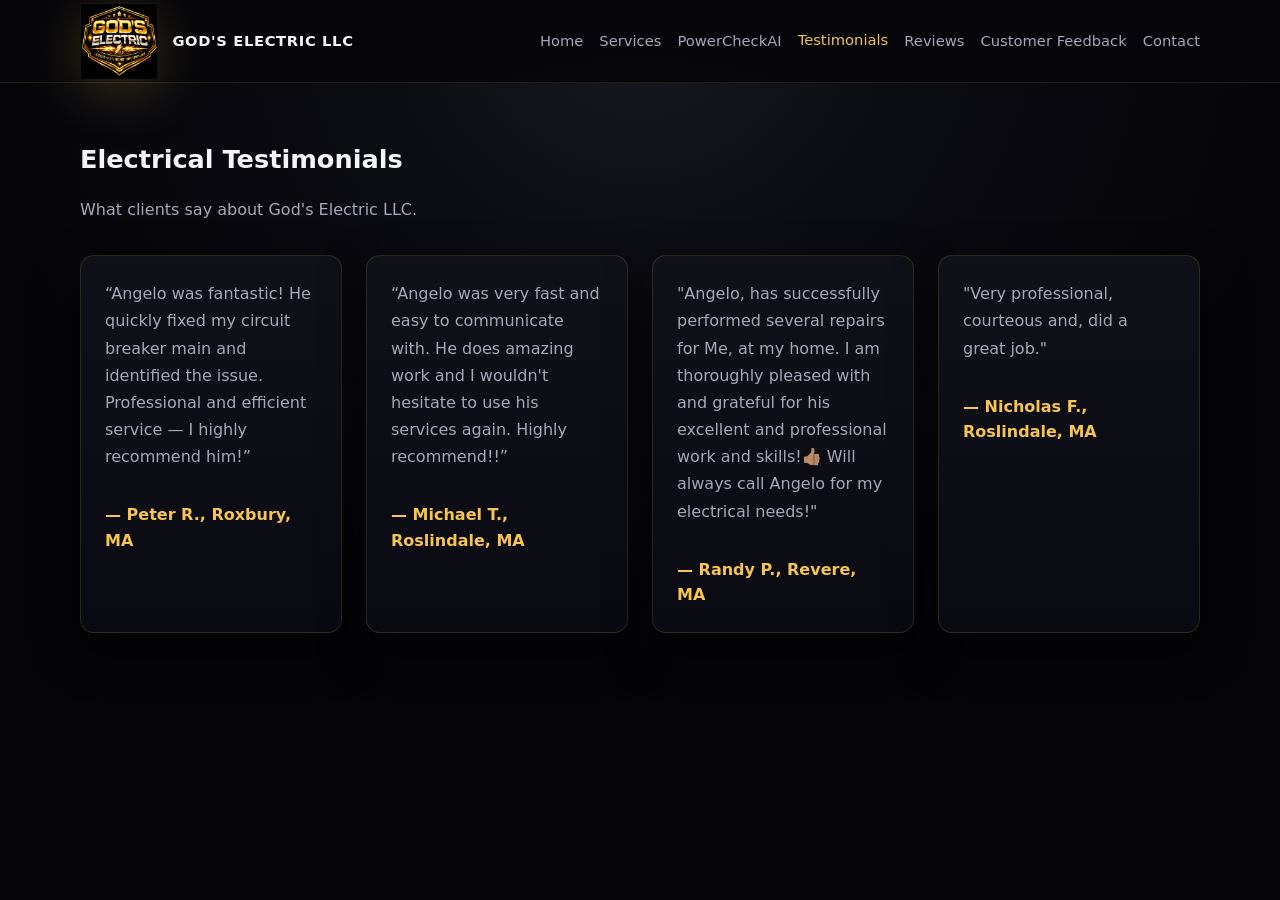
<file: testimonials-electrical.html>
<!DOCTYPE html>
<html lang="en">
<head>
  <meta charset="UTF-8">
  <meta name="viewport" content="width=device-width, initial-scale=1.0">
  <meta name="description" content="Read client testimonials about God's Electric LLC electrical workmanship, communication, and inspection-ready results.">
  <meta name="theme-color" content="#000000">
  <meta property="og:type" content="website">
  <meta property="og:site_name" content="God's Electric LLC">
  <meta property="og:title" content="Electrical Testimonials | God's Electric LLC">
  <meta property="og:description" content="Customer testimonials about the professionalism and quality of God's Electric LLC.">
  <meta property="og:url" content="https://godselectricllc-cpu.github.io/gods-electric-site/testimonials-electrical.html">
  <meta property="og:image" content="./images/gods-electric-logo.png">
  <meta name="twitter:card" content="summary_large_image">
  <meta name="twitter:image" content="./images/gods-electric-logo.png">
  <link rel="manifest" href="./manifest.json">
  <link rel="apple-touch-icon" href="./icons/godselectric/favicon-256.png">
  <link rel="icon" type="image/png" sizes="16x16" href="./icons/godselectric/favicon-16.png">
  <link rel="icon" type="image/png" sizes="32x32" href="./icons/godselectric/favicon-32.png">
  <link rel="icon" type="image/png" sizes="48x48" href="./icons/godselectric/favicon-48.png">
  <link rel="icon" type="image/png" sizes="64x64" href="./icons/godselectric/favicon-64.png">
  <link rel="icon" type="image/png" sizes="128x128" href="./icons/godselectric/favicon-128.png">
  <link rel="icon" type="image/png" sizes="256x256" href="./icons/godselectric/favicon-256.png">
  <link rel="icon" type="image/png" sizes="512x512" href="./icons/godselectric/favicon-512.png">
  <title>Electrical Testimonials | God's Electric LLC</title>
  <link rel="stylesheet" href="styles.css">
</head>

<body>

  <header class="nav-header">
    <nav class="nav-container">
      <a href="index.html" class="nav-logo" aria-label="God's Electric LLC home">
        <img src="./images/gods-electric-logo.png" alt="God's Electric LLC logo" class="nav-logo-image">
        <span class="nav-logo-text">God's Electric LLC</span>
      </a>
      <ul class="nav-links">
        <li><a href="index.html">Home</a></li>
        <li><a href="services.html">Services</a></li>
        <li><a href="powercheckai.html">PowerCheckAI</a></li>
        <li><a href="testimonials-electrical.html" class="active">Testimonials</a></li>
        <li><a href="reviews-electrical.html">Reviews</a></li>
        <li><a href="feedback.html">Customer Feedback</a></li>
        <li><a href="contact.html">Contact</a></li>
      </ul>
    </nav>
  </header>

  <section class="section">
    <h1 class="section-title gold-text">Electrical Testimonials</h1>
    <p class="section-subtitle">What clients say about God's Electric LLC.</p>

    <div class="testimonial-grid">
      <div class="testimonial-card">
        <p>“Angelo was fantastic! He quickly fixed my circuit breaker main and identified the issue. Professional and efficient service — I highly recommend him!”</p>
        <span class="testimonial-author">— Peter R., Roxbury, MA</span>
      </div>

      <div class="testimonial-card">
        <p>“Angelo was very fast and easy to communicate with. He does amazing work and I wouldn't hesitate to use his services again. Highly recommend!!”</p>
        <span class="testimonial-author">— Michael T., Roslindale, MA</span>
      </div>

      <div class="testimonial-card">
        <p>"Angelo, has successfully performed several repairs for Me, at my home. I am thoroughly pleased with and grateful for his excellent and professional work and skills!👍🏽 Will always call Angelo for my electrical needs!"</p>
        <span class="testimonial-author">— Randy P., Revere, MA</span>
      </div>

      <div class="testimonial-card">
        <p>"Very professional, courteous and, did a great job."</p>
        <span class="testimonial-author">— Nicholas F., Roslindale, MA</span>
      </div>
    </div>
  </section>

</body>
</html>
</file>
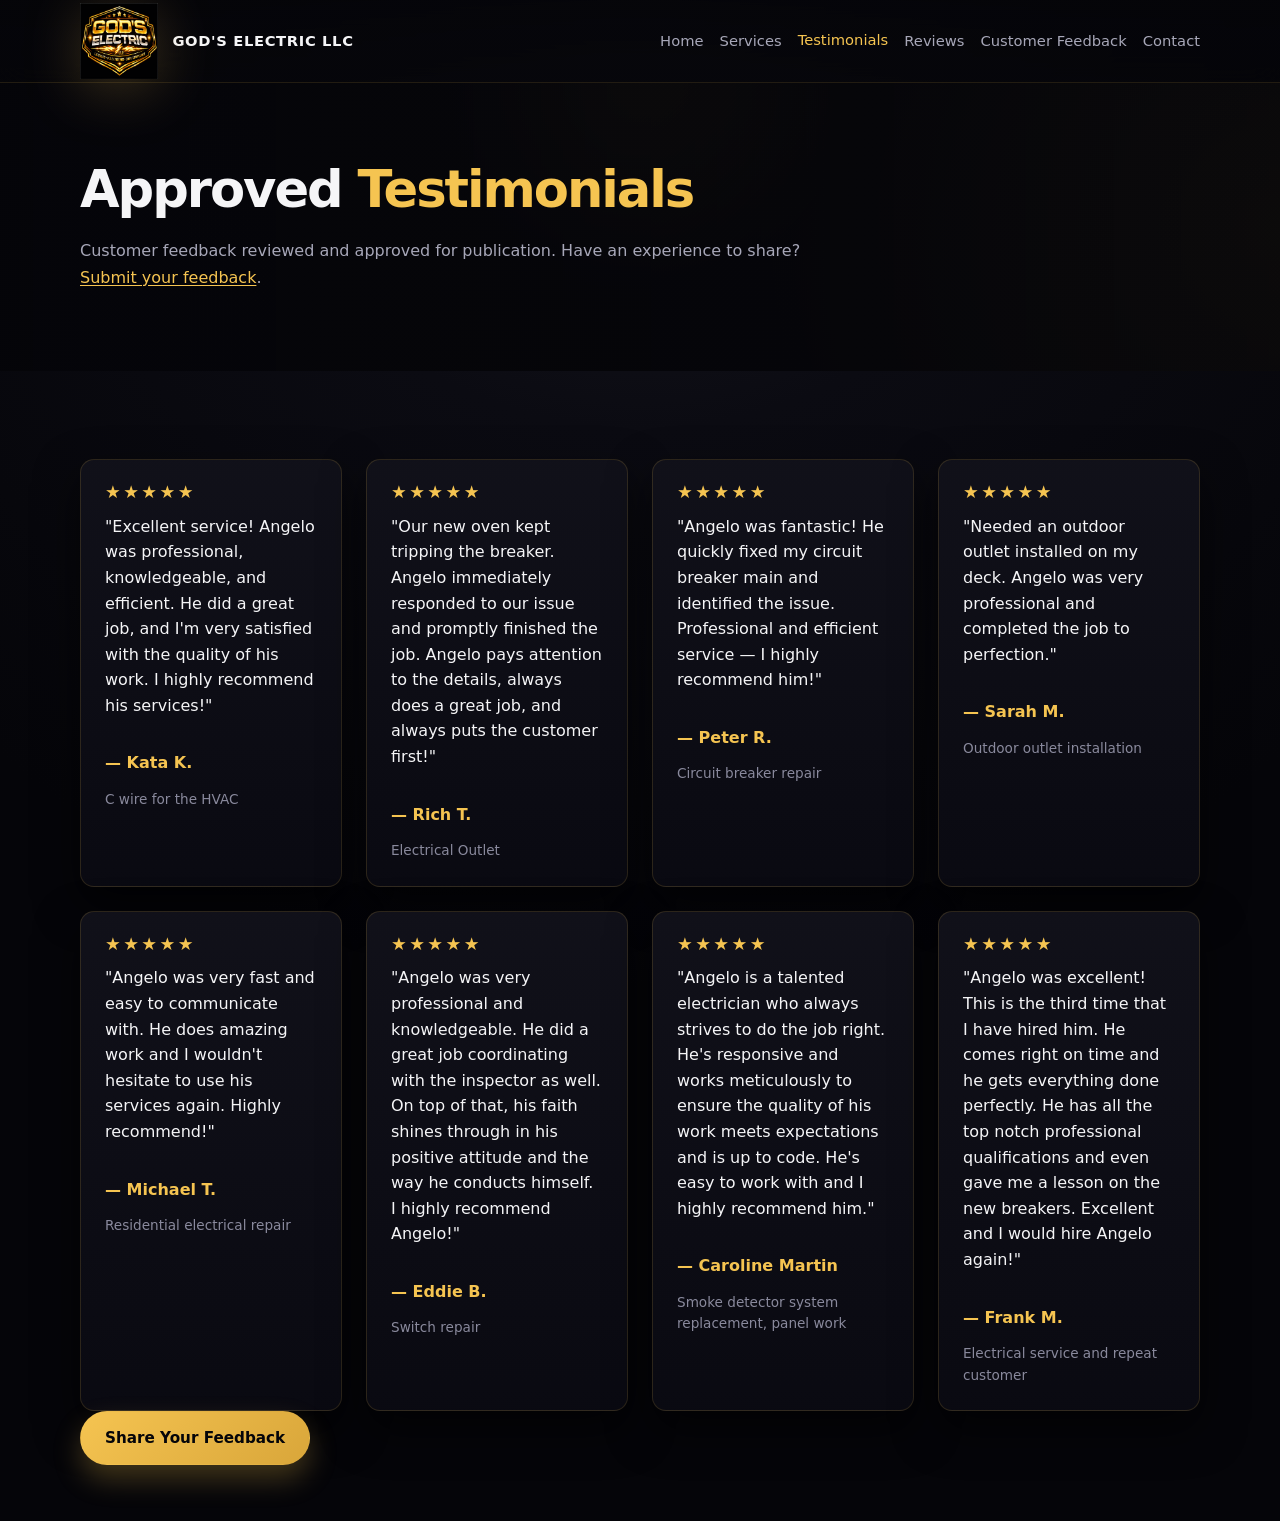
<file: testimonials.html>
<!DOCTYPE html>
<html lang="en">
<head>
  <meta charset="UTF-8">
  <meta name="viewport" content="width=device-width, initial-scale=1.0">
  <meta name="description" content="Read approved customer feedback about God's Electric LLC electrical services.">
  <meta name="theme-color" content="#000000">
  <meta property="og:type" content="website">
  <meta property="og:site_name" content="God's Electric LLC">
  <meta property="og:title" content="Customer Testimonials | God's Electric LLC">
  <meta property="og:description" content="Approved customer feedback from God's Electric LLC clients.">
  <meta property="og:url" content="https://godselectric.com/testimonials.html">
  <meta property="og:image" content="./images/gods-electric-logo.png">
  <meta name="twitter:card" content="summary_large_image">
  <meta name="twitter:image" content="./images/gods-electric-logo.png">
  <link rel="manifest" href="./manifest.json">
  <link rel="apple-touch-icon" href="./icons/godselectric/favicon-256.png">
  <link rel="icon" type="image/png" sizes="16x16" href="./icons/godselectric/favicon-16.png">
  <link rel="icon" type="image/png" sizes="32x32" href="./icons/godselectric/favicon-32.png">
  <link rel="icon" type="image/png" sizes="48x48" href="./icons/godselectric/favicon-48.png">
  <link rel="icon" type="image/png" sizes="64x64" href="./icons/godselectric/favicon-64.png">
  <link rel="icon" type="image/png" sizes="128x128" href="./icons/godselectric/favicon-128.png">
  <link rel="icon" type="image/png" sizes="256x256" href="./icons/godselectric/favicon-256.png">
  <link rel="icon" type="image/png" sizes="512x512" href="./icons/godselectric/favicon-512.png">
  <title>Customer Testimonials | God's Electric LLC</title>
  <link rel="stylesheet" href="styles.css">
</head>
<body>
  <header class="nav-header">
    <nav class="nav-container">
      <a href="index.html" class="nav-logo" aria-label="God's Electric LLC home">
        <img src="./images/gods-electric-logo.png" alt="God's Electric LLC logo" class="nav-logo-image">
        <span class="nav-logo-text">God's Electric LLC</span>
      </a>
      <ul class="nav-links">
        <li><a href="index.html">Home</a></li>
        <li><a href="services.html">Services</a></li>
        <li><a href="testimonials.html" class="active">Testimonials</a></li>
        <li><a href="reviews-electrical.html">Reviews</a></li>
        <li><a href="feedback.html">Customer Feedback</a></li>
        <li><a href="contact.html">Contact</a></li>
      </ul>
    </nav>
  </header>

  <section class="hero-section">
    <div class="hero-overlay"></div>
    <div class="hero-content">
      <h1 class="hero-title">Approved <span class="gold-text">Testimonials</span></h1>
      <p class="hero-subtitle">Customer feedback reviewed and approved for publication. Have an experience to share? <a href="feedback.html" class="inline-link">Submit your feedback</a>.</p>
    </div>
  </section>

  <section class="section">
    <div class="testimonial-grid">
      <article class="feedback-card">
        <div class="testimonial-rating" aria-label="5 out of 5 stars">
          <span class="star filled" aria-hidden="true">★</span><span class="star filled" aria-hidden="true">★</span><span class="star filled" aria-hidden="true">★</span><span class="star filled" aria-hidden="true">★</span><span class="star filled" aria-hidden="true">★</span>
        </div>
        <p>"Excellent service! Angelo was professional, knowledgeable, and efficient. He did a great job, and I'm very satisfied with the quality of his work. I highly recommend his services!"</p>
        <span class="testimonial-author">— Kata K.</span>
        <span class="feedback-service">C wire for the HVAC</span>
      </article>

      <article class="feedback-card">
        <div class="testimonial-rating" aria-label="5 out of 5 stars"><span class="star filled" aria-hidden="true">★</span><span class="star filled" aria-hidden="true">★</span><span class="star filled" aria-hidden="true">★</span><span class="star filled" aria-hidden="true">★</span><span class="star filled" aria-hidden="true">★</span></div>
        <p>"Our new oven kept tripping the breaker. Angelo immediately responded to our issue and promptly finished the job. Angelo pays attention to the details, always does a great job, and always puts the customer first!"</p>
        <span class="testimonial-author">— Rich T.</span>
        <span class="feedback-service">Electrical Outlet</span>
      </article>

      <article class="feedback-card">
        <div class="testimonial-rating" aria-label="5 out of 5 stars"><span class="star filled" aria-hidden="true">★</span><span class="star filled" aria-hidden="true">★</span><span class="star filled" aria-hidden="true">★</span><span class="star filled" aria-hidden="true">★</span><span class="star filled" aria-hidden="true">★</span></div>
        <p>"Angelo was fantastic! He quickly fixed my circuit breaker main and identified the issue. Professional and efficient service — I highly recommend him!"</p>
        <span class="testimonial-author">— Peter R.</span>
        <span class="feedback-service">Circuit breaker repair</span>
      </article>

      <article class="feedback-card">
        <div class="testimonial-rating" aria-label="5 out of 5 stars"><span class="star filled" aria-hidden="true">★</span><span class="star filled" aria-hidden="true">★</span><span class="star filled" aria-hidden="true">★</span><span class="star filled" aria-hidden="true">★</span><span class="star filled" aria-hidden="true">★</span></div>
        <p>"Needed an outdoor outlet installed on my deck. Angelo was very professional and completed the job to perfection."</p>
        <span class="testimonial-author">— Sarah M.</span>
        <span class="feedback-service">Outdoor outlet installation</span>
      </article>

      <article class="feedback-card">
        <div class="testimonial-rating" aria-label="5 out of 5 stars"><span class="star filled" aria-hidden="true">★</span><span class="star filled" aria-hidden="true">★</span><span class="star filled" aria-hidden="true">★</span><span class="star filled" aria-hidden="true">★</span><span class="star filled" aria-hidden="true">★</span></div>
        <p>"Angelo was very fast and easy to communicate with. He does amazing work and I wouldn't hesitate to use his services again. Highly recommend!"</p>
        <span class="testimonial-author">— Michael T.</span>
        <span class="feedback-service">Residential electrical repair</span>
      </article>

      <article class="feedback-card">
        <div class="testimonial-rating" aria-label="5 out of 5 stars"><span class="star filled" aria-hidden="true">★</span><span class="star filled" aria-hidden="true">★</span><span class="star filled" aria-hidden="true">★</span><span class="star filled" aria-hidden="true">★</span><span class="star filled" aria-hidden="true">★</span></div>
        <p>"Angelo was very professional and knowledgeable. He did a great job coordinating with the inspector as well. On top of that, his faith shines through in his positive attitude and the way he conducts himself. I highly recommend Angelo!"</p>
        <span class="testimonial-author">— Eddie B.</span>
        <span class="feedback-service">Switch repair</span>
      </article>

      <article class="feedback-card">
        <div class="testimonial-rating" aria-label="5 out of 5 stars"><span class="star filled" aria-hidden="true">★</span><span class="star filled" aria-hidden="true">★</span><span class="star filled" aria-hidden="true">★</span><span class="star filled" aria-hidden="true">★</span><span class="star filled" aria-hidden="true">★</span></div>
        <p>"Angelo is a talented electrician who always strives to do the job right. He's responsive and works meticulously to ensure the quality of his work meets expectations and is up to code. He's easy to work with and I highly recommend him."</p>
        <span class="testimonial-author">— Caroline Martin</span>
        <span class="feedback-service">Smoke detector system replacement, panel work</span>
      </article>

      <article class="feedback-card">
        <div class="testimonial-rating" aria-label="5 out of 5 stars"><span class="star filled" aria-hidden="true">★</span><span class="star filled" aria-hidden="true">★</span><span class="star filled" aria-hidden="true">★</span><span class="star filled" aria-hidden="true">★</span><span class="star filled" aria-hidden="true">★</span></div>
        <p>"Angelo was excellent! This is the third time that I have hired him. He comes right on time and he gets everything done perfectly. He has all the top notch professional qualifications and even gave me a lesson on the new breakers. Excellent and I would hire Angelo again!"</p>
        <span class="testimonial-author">— Frank M.</span>
        <span class="feedback-service">Electrical service and repeat customer</span>
      </article>
    </div>

    <div class="center-btn">
      <a href="feedback.html" class="btn-primary">Share Your Feedback</a>
    </div>
  </section>
</body>
</html>
</file>
<file: styles.css>
/* God’s Electric LLC — premium dark-gold brand system */
:root {
  --bg: #050509;
  --bg-alt: #0d0d14;
  --card: rgba(17, 17, 26, 0.96);
  --card-strong: #11111a;
  --border: rgba(245, 196, 81, 0.14);
  --gold: #f5c451;
  --gold-deep: #d9a63a;
  --gold-soft: rgba(245, 196, 81, 0.1);
  --text: #f5f5f7;
  --muted: #a7a7b8;
  --radius: 14px;
  --shadow-soft: 0 18px 44px rgba(0, 0, 0, 0.6);
  --font-sans: system-ui, -apple-system, BlinkMacSystemFont, "Segoe UI", sans-serif;
}

*, *::before, *::after { box-sizing: border-box; }

html, body {
  margin: 0;
  padding: 0;
  background: radial-gradient(circle at top, #1a1a22 0%, #0b0b12 26%, #050509 60%);
  color: var(--text);
  font-family: var(--font-sans);
  line-height: 1.6;
}

body { min-height: 100vh; }

a { color: inherit; text-decoration: none; }

img { max-width: 100%; display: block; }

p { margin: 0 0 1rem; }

.nav-header {
  position: sticky;
  top: 0;
  z-index: 20;
  backdrop-filter: blur(16px);
  background: linear-gradient(to bottom, rgba(5, 5, 9, 0.96), rgba(5, 5, 9, 0.88));
  border-bottom: 1px solid rgba(245, 196, 81, 0.12);
}

.nav-container {
  width: min(1120px, calc(100% - 2rem));
  margin: 0 auto;
  min-height: 82px;
  display: flex;
  align-items: center;
  justify-content: space-between;
  gap: 1.25rem;
  flex-wrap: wrap;
}

.nav-logo {
  display: inline-flex;
  align-items: center;
  gap: 0.9rem;
  color: var(--text);
  font-weight: 700;
  letter-spacing: 0.04em;
  text-transform: uppercase;
}

.nav-logo-image {
  width: 78px;
  height: auto;
  filter: drop-shadow(0 10px 28px rgba(245, 196, 81, 0.22));
}

.nav-logo-text {
  font-size: 0.92rem;
  line-height: 1.2;
}

.nav-links {
  list-style: none;
  margin: 0;
  padding: 0;
  display: flex;
  flex-wrap: wrap;
  align-items: center;
  justify-content: flex-end;
  gap: 1rem;
  color: var(--muted);
  font-size: 0.92rem;
}

.nav-links a {
  position: relative;
  display: inline-block;
  padding: 0.35rem 0;
  transition: color 0.2s ease, transform 0.2s ease;
}

.nav-links a:hover,
.nav-links a.active {
  color: var(--gold);
  transform: translateY(-1px);
}

.hero-section {
  position: relative;
  overflow: hidden;
  padding: 5rem 1rem 4rem;
  background:
    radial-gradient(circle at top, rgba(245, 196, 81, 0.14), transparent 30%),
    linear-gradient(180deg, rgba(5, 5, 9, 0.94), rgba(5, 5, 9, 1));
}

.hero-overlay {
  position: absolute;
  inset: 0;
  background:
    linear-gradient(90deg, rgba(5, 5, 9, 0.95), rgba(5, 5, 9, 0.72)),
    radial-gradient(circle at right, rgba(245, 196, 81, 0.1), transparent 42%);
  pointer-events: none;
}

.hero-content,
.section,
.footer {
  position: relative;
  z-index: 1;
  width: min(1120px, calc(100% - 2rem));
  margin: 0 auto;
}

.hero-content {
  display: grid;
  gap: 1.25rem;
  text-align: left;
}

.hero-title {
  margin: 0;
  font-size: clamp(2.5rem, 4vw, 4.8rem);
  line-height: 1.05;
  letter-spacing: -0.04em;
}

.gold-text { color: var(--gold); }

.hero-subtitle,
.section-subtitle,
.pca-description,
.service-card p,
.testimonial-card p,
.footer-tagline,
.footer-brand {
  color: var(--muted);
  line-height: 1.7;
}

.hero-subtitle,
.section-subtitle,
.pca-description { max-width: 48rem; }

.hero-buttons,
.center-btn {
  display: flex;
  flex-wrap: wrap;
  gap: 1rem;
}

.btn-primary,
.btn-secondary {
  display: inline-flex;
  align-items: center;
  justify-content: center;
  padding: 0.86rem 1.5rem;
  border-radius: 999px;
  border: 1px solid transparent;
  font-size: 0.95rem;
  font-weight: 600;
  transition: transform 0.18s ease, box-shadow 0.18s ease, background 0.18s ease;
}

.btn-primary {
  color: #050509;
  background: linear-gradient(135deg, var(--gold), var(--gold-deep));
  box-shadow: 0 14px 28px rgba(245, 196, 81, 0.25);
}

.btn-secondary {
  color: var(--gold);
  border-color: rgba(245, 196, 81, 0.4);
  background: rgba(245, 196, 81, 0.04);
}

.btn-primary:hover,
.btn-secondary:hover {
  transform: translateY(-1px);
}

.hero-logos {
  display: flex;
  flex-wrap: wrap;
  align-items: center;
  gap: 1.5rem;
  padding-top: 0.5rem;
}

.hero-logo-primary {
  width: min(100%, 420px);
  filter: drop-shadow(0 18px 40px rgba(0, 0, 0, 0.45));
}

.hero-logo-secondary,
.pca-logo {
  width: min(100%, 180px);
  filter: drop-shadow(0 18px 40px rgba(245, 196, 81, 0.18));
}

.section {
  padding-top: 3.5rem;
  padding-bottom: 3.5rem;
}

.services-grid,
.testimonial-grid {
  display: grid;
  grid-template-columns: repeat(auto-fit, minmax(220px, 1fr));
  gap: 1.5rem;
  margin-top: 2rem;
}

.service-card,
.testimonial-card,
.feedback-card,
.pca-container {
  background: linear-gradient(180deg, rgba(17, 17, 26, 0.97), rgba(10, 10, 18, 0.97));
  border: 1px solid var(--border);
  border-radius: var(--radius);
  padding: 1.5rem;
  box-shadow: var(--shadow-soft);
}

.service-card h3,
.section-title,
.footer-brand {
  margin-top: 0;
  color: var(--text);
}

.section-title {
  font-size: clamp(1.5rem, 2vw, 2rem);
  margin-bottom: 1rem;
}

.testimonial-author {
  display: inline-block;
  margin-top: 1rem;
  font-weight: 600;
  color: var(--gold);
}

.pca-container {
  display: grid;
  justify-items: start;
  gap: 1.25rem;
  max-width: 760px;
}

.notify-form {
  width: 100%;
  display: grid;
  gap: 0.75rem;
}

.notify-label {
  font-size: 0.9rem;
  color: var(--muted);
}

.notify-form-row {
  display: flex;
  flex-wrap: wrap;
  gap: 0.75rem;
  align-items: center;
}

.notify-input,
.form-input,
.form-textarea {
  width: 100%;
  padding: 0.9rem 1rem;
  border-radius: 999px;
  border: 1px solid rgba(245, 196, 81, 0.25);
  background: rgba(5, 5, 9, 0.85);
  color: var(--text);
  font: inherit;
}

.form-textarea {
  resize: vertical;
  min-height: 140px;
  border-radius: 16px;
  line-height: 1.5;
}

.notify-input::placeholder,
.form-input::placeholder,
.form-textarea::placeholder {
  color: rgba(160, 160, 181, 0.85);
}

.notify-input:focus,
.form-input:focus,
.form-textarea:focus {
  outline: 2px solid rgba(245, 196, 81, 0.45);
  outline-offset: 2px;
}

.feedback-container {
  max-width: 760px;
}

.feedback-form {
  display: grid;
  gap: 1.25rem;
  margin-top: 1.5rem;
}

.form-field {
  display: grid;
  gap: 0.5rem;
  border: none;
  margin: 0;
  padding: 0;
}

.form-label,
.star-rating-field legend {
  font-size: 0.9rem;
  color: var(--muted);
}

.inline-link {
  color: var(--gold);
  text-decoration: underline;
  text-underline-offset: 0.15em;
}

.star-rating {
  display: inline-flex;
  flex-direction: row-reverse;
  justify-content: flex-end;
  gap: 0.2rem;
}

.star-rating input {
  position: absolute;
  opacity: 0;
  width: 0;
  height: 0;
}

.star-rating label {
  cursor: pointer;
  font-size: 2rem;
  line-height: 1;
  color: rgba(160, 160, 181, 0.45);
  transition: color 0.15s ease, transform 0.15s ease;
}

.star-rating label:hover,
.star-rating label:hover ~ label,
.star-rating input:checked ~ label {
  color: var(--gold);
}

.star-rating label:hover { transform: scale(1.08); }

.testimonial-rating {
  display: flex;
  gap: 0.15rem;
  margin-bottom: 0.75rem;
}

.testimonial-rating .star {
  font-size: 1.1rem;
  line-height: 1;
  color: rgba(160, 160, 181, 0.45);
}

.testimonial-rating .star.filled { color: var(--gold); }

.feedback-service {
  display: block;
  margin-top: 0.8rem;
  font-size: 0.85rem;
  color: rgba(160, 160, 181, 0.85);
}

.page-shell { width: 100%; }

.hero-compact {
  padding-top: 4rem;
  padding-bottom: 2rem;
}

.eyebrow {
  display: inline-block;
  margin: 0;
  font-size: 0.74rem;
  letter-spacing: 0.14em;
  text-transform: uppercase;
  color: var(--gold);
  font-weight: 700;
}

.hero-lead {
  max-width: 54rem;
  color: var(--muted);
  line-height: 1.7;
}

.visually-hidden {
  position: absolute;
  width: 1px;
  height: 1px;
  padding: 0;
  margin: -1px;
  overflow: hidden;
  clip: rect(0, 0, 0, 0);
  white-space: nowrap;
  border: 0;
}

@media (max-width: 720px) {
  .nav-container { justify-content: center; }
  .nav-links { justify-content: center; }
  .hero-section { padding-top: 4rem; }
  .hero-buttons,
  .center-btn { justify-content: center; }
  .hero-content,
  .section,
  .footer { width: min(1120px, calc(100% - 1rem)); }
  .nav-logo { flex-direction: column; text-align: center; }
  .nav-logo-image { width: 92px; }
  .hero-logo-primary { width: 100%; }
  .hero-logo-secondary,
  .pca-logo { width: min(100%, 150px); }
}

@media (prefers-reduced-motion: reduce) {
  *, *::before, *::after {
    animation-duration: 0.01ms !important;
    animation-iteration-count: 1 !important;
    transition-duration: 0.01ms !important;
    scroll-behavior: auto !important;
  }
}
</file>
